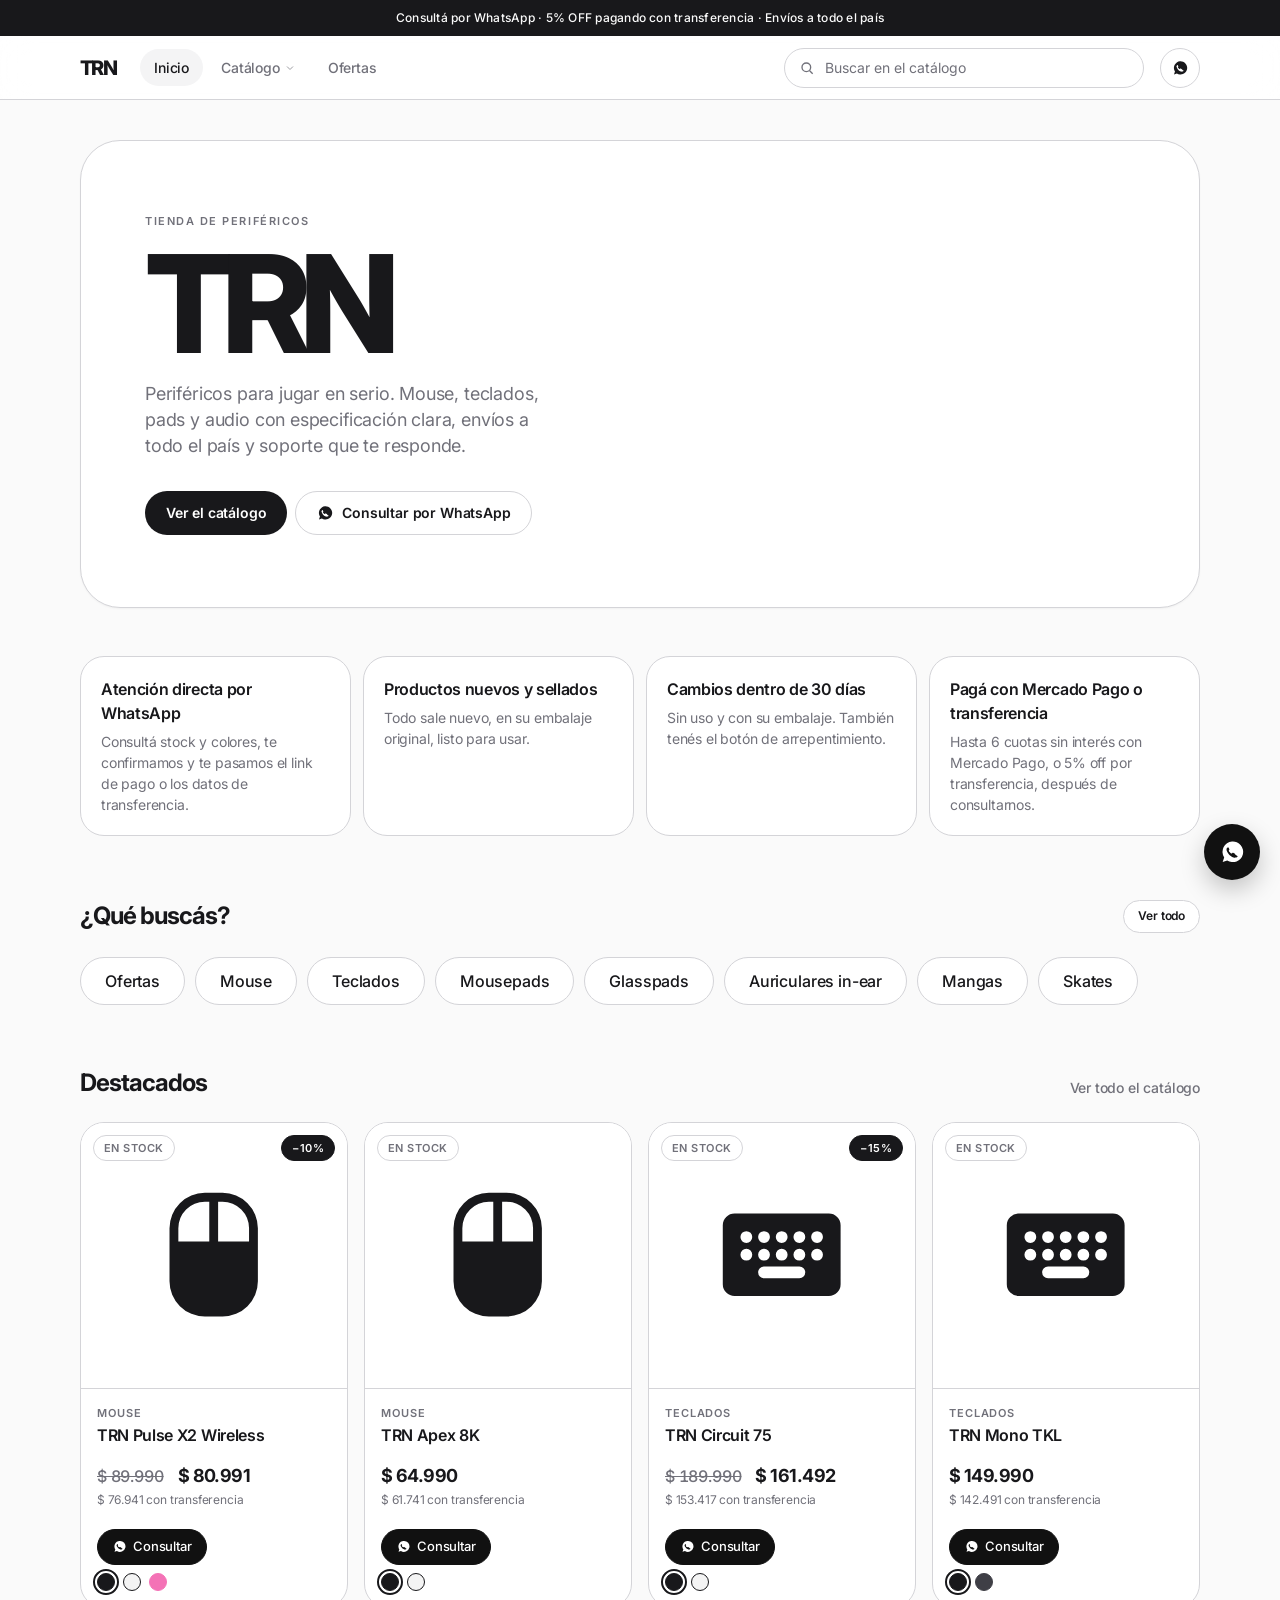
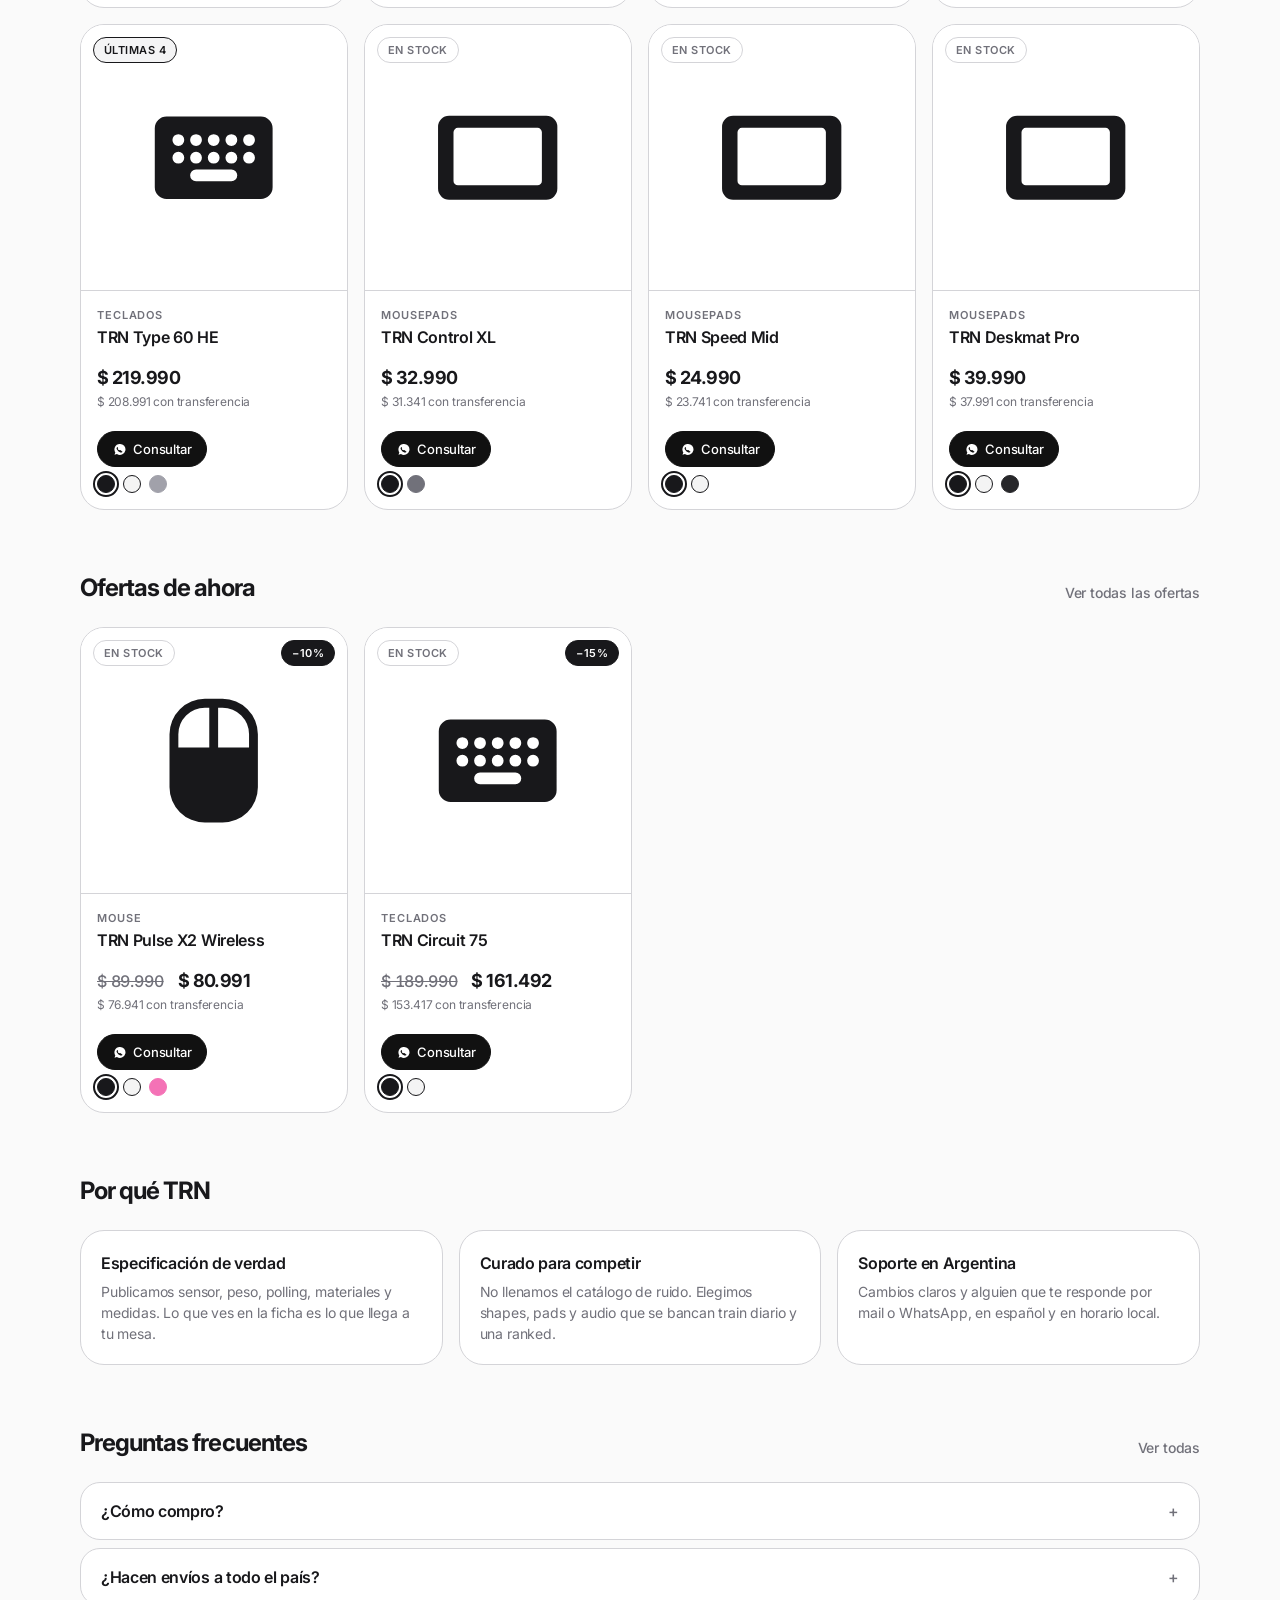
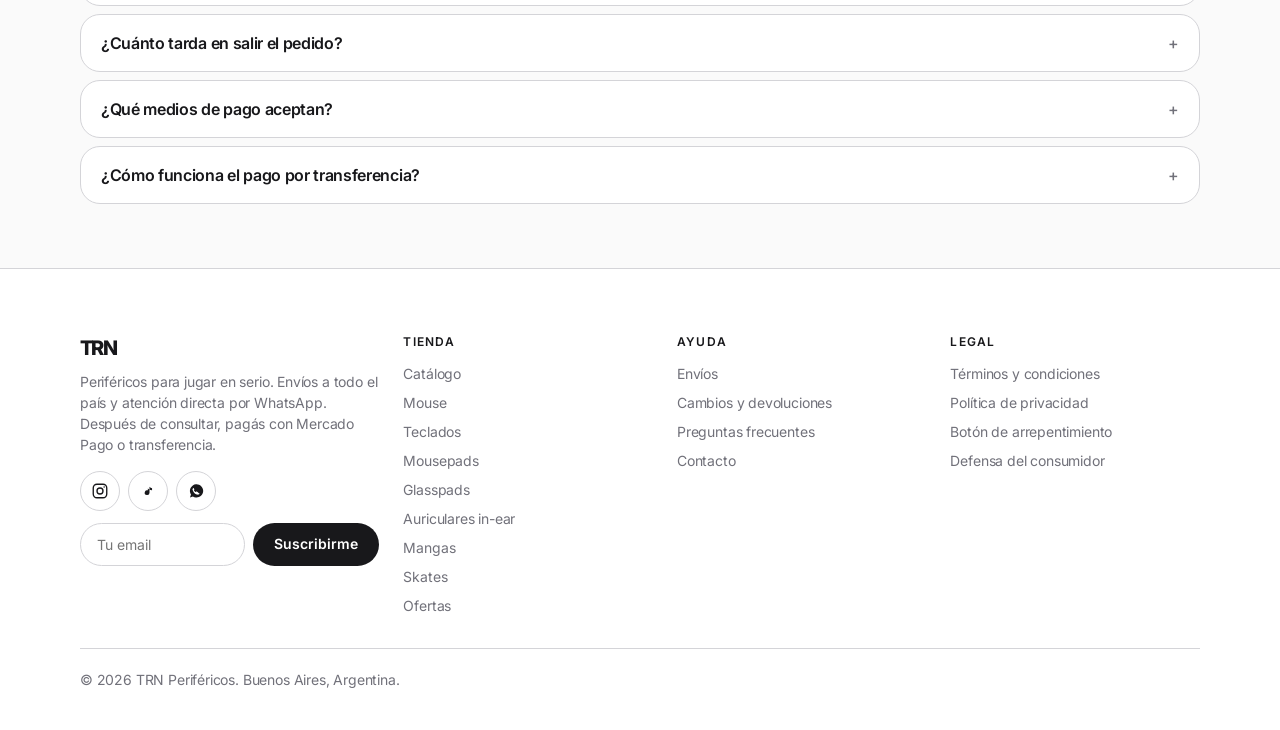
<file: index.html>
<!DOCTYPE html>
<html lang="es-AR" style="color-scheme: light">
  <head>
    <meta charset="UTF-8" />
    <meta name="viewport" content="width=device-width, initial-scale=1" />
    <title>TRN — Periféricos para jugar en serio</title>
    <meta name="description" content="TRN. Mouse, teclados, mousepads, glasspads, in-ears, mangas y skates. Consultá por WhatsApp. Envíos a todo el país. Pagá con Mercado Pago o transferencia, con 5% off." />
    <meta name="theme-color" content="#111111" />
    <meta property="og:type" content="website" />
    <meta property="og:locale" content="es_AR" />
    <meta property="og:title" content="TRN — Periféricos para jugar en serio" />
    <meta property="og:description" content="Catálogo de periféricos TRN. Mouse, teclados, pads y audio. Consultá stock y colores por WhatsApp. Envíos a todo el país." />
    <meta property="og:site_name" content="TRN" />
    <meta name="twitter:card" content="summary" />
    <meta name="twitter:title" content="TRN — Periféricos para jugar en serio" />
    <meta name="twitter:description" content="Catálogo de periféricos TRN. Consultá por WhatsApp. Envíos a todo el país." />
    <link rel="icon" href="./favicon.svg" type="image/svg+xml" />
    <link rel="preconnect" href="https://fonts.googleapis.com" />
    <link rel="preconnect" href="https://fonts.gstatic.com" crossorigin />
    <link href="https://fonts.googleapis.com/css2?family=Inter:wght@400;500;600;700;800&display=swap" rel="stylesheet" />
    <link rel="stylesheet" href="./css/styles.css" />
  </head>
  <body>
    <div class="site-top">
      <div class="announce" data-announce></div>
      <header class="site-header">
        <div class="header-inner">
          <a class="logo" href="#/">TRN</a>
          <nav class="nav-links" aria-label="Principal" data-nav-links></nav>
          <form class="header-search" data-header-search role="search">
            <svg viewBox="0 0 24 24" fill="none" stroke="currentColor" stroke-width="2" aria-hidden="true">
              <circle cx="11" cy="11" r="6.5" />
              <path d="M16 16l4.5 4.5" />
            </svg>
            <input type="search" name="q" placeholder="Buscar en el catálogo" aria-label="Buscar en el catálogo" autocomplete="off" />
          </form>
          <div class="header-actions">
            <button class="icon-btn menu-btn" type="button" data-action="menu" aria-label="Abrir menú" aria-expanded="false">
              <svg viewBox="0 0 24 24" fill="none" stroke="currentColor" stroke-width="2" aria-hidden="true">
                <path d="M4 7h16M4 12h16M4 17h16" />
              </svg>
            </button>
            <a class="icon-btn" data-header-wa href="#" target="_blank" rel="noopener" aria-label="Consultar por WhatsApp">
              <svg viewBox="0 0 24 24" fill="currentColor" aria-hidden="true">
                <path d="M12 3.1A8.8 8.8 0 0 0 5.3 16.7L4 20.5l3.9-1.3A8.8 8.8 0 1 0 12 3.1zm4.9 12.5c-.2.6-1.1 1.1-1.8 1.2-.5.1-1.1.1-1.8-.1-1.5-.5-3.3-1.8-4.5-3.5-1-1.4-1.5-2.8-1.5-3.4 0-.7.4-1.4 1-1.6.2-.1.6-.1.8 0l.6 1.4c.1.3 0 .5-.1.7l-.3.4c-.1.1-.1.3 0 .5.4.7 1.2 1.6 2 2.1.2.1.4.1.5 0l.5-.5c.2-.2.4-.2.7-.1l1.5.8c.2.1.3.3.2.6z"/>
              </svg>
            </a>
          </div>
        </div>
      </header>
    </div>
    <nav class="mobile-nav" data-mobile-nav aria-label="Menú móvil" hidden></nav>

    <main>
      <div class="wrap" id="app"></div>
    </main>

    <footer class="site-footer" data-footer></footer>

    <a class="wa-float" data-wa-float href="#" target="_blank" rel="noopener" aria-label="Consultar por WhatsApp">
      <svg viewBox="0 0 24 24" fill="currentColor" aria-hidden="true">
        <path d="M12 3.1A8.8 8.8 0 0 0 5.3 16.7L4 20.5l3.9-1.3A8.8 8.8 0 1 0 12 3.1zm4.9 12.5c-.2.6-1.1 1.1-1.8 1.2-.5.1-1.1.1-1.8-.1-1.5-.5-3.3-1.8-4.5-3.5-1-1.4-1.5-2.8-1.5-3.4 0-.7.4-1.4 1-1.6.2-.1.6-.1.8 0l.6 1.4c.1.3 0 .5-.1.7l-.3.4c-.1.1-.1.3 0 .5.4.7 1.2 1.6 2 2.1.2.1.4.1.5 0l.5-.5c.2-.2.4-.2.7-.1l1.5.8c.2.1.3.3.2.6z"/>
      </svg>
    </a>

    <div class="sheet-overlay" data-sheet-overlay hidden></div>
    <div class="sheet" data-filter-sheet hidden role="dialog" aria-label="Filtros del catálogo">
      <div class="sheet-head">
        <h2>Filtrar y ordenar</h2>
        <button class="icon-btn" type="button" data-action="filters-close" aria-label="Cerrar filtros">
          <svg viewBox="0 0 24 24" fill="none" stroke="currentColor" stroke-width="2" aria-hidden="true"><path d="M6 6l12 12M18 6L6 18" /></svg>
        </button>
      </div>
      <div class="sheet-body" data-filter-sheet-body></div>
    </div>

    <div class="toast" data-toast role="status"></div>

    <script src="./js/data.js"></script>
    <script src="./js/app.js"></script>
  </body>
</html>
</file>
<file: css/styles.css>
/* TRN — paleta neutra pura (blanco, negro y grises).
   Escala tipográfica y espaciado de 8px. Sin tonos cálidos. */

:root {
  --bg: #fafafa;
  --bg-elev: #ffffff;
  --ink: #18181b;
  --muted: #71717a;
  --line: #d4d4d8;
  --line-strong: #18181b;
  --border: 1.5px solid var(--line);
  --fill: #18181b;
  --fill-ink: #ffffff;
  --soft: #f4f4f5;
  --soft-2: #e4e4e7;
  --shadow: 0 1px 2px rgba(0, 0, 0, 0.04);
  --radius: 24px;
  --radius-sm: 16px;
  --pill: 999px;
  --font: Inter, system-ui, -apple-system, "Segoe UI", Roboto, sans-serif;
  --max: 1120px;
  --header-h: 64px;
  --announce-h: 36px;
  --sticky-top: calc(var(--announce-h) + var(--header-h));
  --space-1: 8px;
  --space-2: 16px;
  --space-3: 24px;
  --space-4: 32px;
  --space-5: 40px;
  --space-6: 48px;
  --space-8: 64px;
  --text-xs: 0.75rem;
  --text-sm: 0.875rem;
  --text-md: 1rem;
  --text-lg: 1.125rem;
  --text-xl: 1.25rem;
  --text-2xl: 1.5rem;
  --text-3xl: 2rem;
  --text-4xl: 2.75rem;
  --text-hero: clamp(4.5rem, 16vw, 8.5rem);
}


*,
*::before,
*::after {
  box-sizing: border-box;
}

html,
body {
  margin: 0;
  padding: 0;
  min-height: 100%;
}

html {
  scroll-behavior: smooth;
  color-scheme: light;
}

body {
  font-family: var(--font);
  background: var(--bg);
  color: var(--ink);
  font-size: var(--text-md);
  line-height: 1.5;
  letter-spacing: -0.011em;
  -webkit-font-smoothing: antialiased;
}

img,
svg {
  display: block;
  max-width: 100%;
}

button,
input,
select,
textarea {
  font: inherit;
  color: inherit;
}

button {
  cursor: pointer;
  border: 0;
  background: none;
}

a {
  color: inherit;
  text-decoration: none;
}

h1,
h2,
h3,
p {
  margin: 0;
}

:focus-visible {
  outline: 2px solid var(--ink);
  outline-offset: 2px;
}

.wrap {
  width: min(100% - 48px, var(--max));
  margin-inline: auto;
}

/* ——— Header ——— */

.site-top {
  position: sticky;
  top: 0;
  z-index: 50;
}

.announce {
  min-height: var(--announce-h);
  display: flex;
  align-items: center;
  justify-content: center;
  padding: 8px 16px;
  background: #18181b;
  color: #fafafa;
  font-size: 12px;
  font-weight: 500;
  letter-spacing: 0.02em;
  text-align: center;
  line-height: 1.35;
}

.announce a {
  color: inherit;
  text-decoration: underline;
  text-underline-offset: 2px;
}

.site-header {
  height: var(--header-h);
  display: flex;
  align-items: center;
  background: color-mix(in srgb, var(--bg-elev) 86%, transparent);
  backdrop-filter: saturate(1.2) blur(16px);
  -webkit-backdrop-filter: saturate(1.2) blur(16px);
  border-bottom: 1px solid var(--line);
}

.header-inner {
  display: flex;
  align-items: center;
  gap: var(--space-2);
  width: min(100% - 48px, var(--max));
  margin-inline: auto;
}

.logo {
  font-weight: 800;
  font-size: 1.25rem;
  letter-spacing: -0.08em;
  line-height: 1;
  flex-shrink: 0;
}

.nav-links {
  display: flex;
  gap: 4px;
  margin-left: 8px;
  flex-shrink: 0;
}

.nav-links a {
  padding: 8px 14px;
  border-radius: var(--pill);
  font-size: var(--text-sm);
  font-weight: 500;
  color: var(--muted);
  transition: background 0.15s ease, color 0.15s ease;
}

.nav-links a:hover,
.nav-links a.is-active {
  background: var(--soft);
  color: var(--ink);
}

.header-search {
  display: flex;
  align-items: center;
  gap: 8px;
  flex: 1;
  max-width: 360px;
  margin-left: auto;
  height: 40px;
  padding: 0 14px;
  border: var(--border);
  border-radius: var(--pill);
  background: var(--bg-elev);
  transition: border-color 0.15s ease;
}

.header-search:focus-within {
  border-color: var(--ink);
}

.header-search svg {
  width: 16px;
  height: 16px;
  color: var(--muted);
  flex-shrink: 0;
}

.header-search input {
  flex: 1;
  border: 0;
  background: transparent;
  outline: none;
  min-width: 0;
  font-size: var(--text-sm);
}

.header-search input::placeholder {
  color: var(--muted);
}

.header-actions {
  display: flex;
  align-items: center;
  gap: 8px;
  flex-shrink: 0;
}

.icon-btn {
  width: 40px;
  height: 40px;
  border-radius: var(--pill);
  border: var(--border);
  display: grid;
  place-items: center;
  background: var(--bg-elev);
  transition: border-color 0.15s ease, background 0.15s ease;
  position: relative;
}

.icon-btn:hover {
  border-color: var(--ink);
  background: var(--soft);
}

.icon-btn:active {
  transform: scale(0.97);
}

.icon-btn svg {
  width: 18px;
  height: 18px;
}

.cart-count {
  position: absolute;
  top: -5px;
  right: -5px;
  min-width: 18px;
  height: 18px;
  padding: 0 5px;
  border-radius: var(--pill);
  background: var(--fill);
  color: var(--fill-ink);
  font-size: 11px;
  font-weight: 700;
  display: grid;
  place-items: center;
  line-height: 1;
}

.cart-count:empty,
.cart-count[data-count="0"] {
  display: none;
}

main {
  min-height: calc(100vh - var(--sticky-top) - 200px);
  padding: var(--space-5) 0 var(--space-8);
}

.site-footer {
  border-top: 1px solid var(--line);
  padding: var(--space-5) 0 var(--space-6);
  color: var(--muted);
  font-size: var(--text-sm);
}

.footer-inner {
  display: flex;
  flex-wrap: wrap;
  gap: var(--space-2) var(--space-4);
  justify-content: space-between;
  align-items: center;
}

.footer-brand {
  font-weight: 800;
  letter-spacing: -0.06em;
  color: var(--ink);
}

.footer-inner a:hover {
  color: var(--ink);
  text-decoration: underline;
  text-underline-offset: 3px;
}

/* ——— Buttons & pills ——— */

.btn {
  display: inline-flex;
  align-items: center;
  justify-content: center;
  gap: 8px;
  padding: 12px 20px;
  border-radius: var(--pill);
  font-weight: 600;
  font-size: var(--text-sm);
  border: 1px solid transparent;
  line-height: 1.2;
  transition: background 0.15s ease, color 0.15s ease, border-color 0.15s ease, opacity 0.15s ease;
  white-space: nowrap;
}

.btn:active:not(:disabled) {
  transform: scale(0.98);
}

.btn:disabled {
  opacity: 0.4;
  cursor: not-allowed;
}

.btn-solid {
  background: var(--fill);
  color: var(--fill-ink);
}

.btn-solid:hover:not(:disabled) {
  background: color-mix(in srgb, var(--fill) 86%, var(--bg-elev));
}

.btn-ghost {
  background: var(--bg-elev);
  border-color: var(--line);
}

.btn-ghost:hover:not(:disabled) {
  border-color: var(--ink);
}

.btn-soft {
  background: var(--soft);
}

.btn-soft:hover:not(:disabled) {
  background: var(--soft-2);
}

.btn-block {
  width: 100%;
}

.btn-sm {
  padding: 8px 14px;
  font-size: var(--text-xs);
}

.pill-row {
  display: flex;
  flex-wrap: wrap;
  gap: 8px;
}

.pill {
  display: inline-flex;
  align-items: center;
  gap: 6px;
  padding: 8px 16px;
  border-radius: var(--pill);
  border: var(--border);
  background: var(--bg-elev);
  font-size: var(--text-sm);
  font-weight: 500;
  transition: background 0.15s ease, border-color 0.15s ease, color 0.15s ease;
}

.pill:hover {
  border-color: var(--ink);
}

.pill.is-active {
  background: var(--fill);
  color: var(--fill-ink);
  border-color: var(--fill);
}

.badge {
  display: inline-flex;
  align-items: center;
  padding: 4px 10px;
  border-radius: var(--pill);
  font-size: 11px;
  font-weight: 600;
  letter-spacing: 0.04em;
  text-transform: uppercase;
  background: var(--bg-elev);
  border: var(--border);
  color: var(--ink);
}

.badge-out {
  background: var(--ink);
  color: var(--bg-elev);
  border-color: var(--ink);
}

.badge-ok {
  background: var(--bg-elev);
  color: var(--muted);
}

.badge-warn {
  background: var(--soft);
  border-color: var(--ink);
  color: var(--ink);
}

.badge-sale {
  background: var(--ink);
  color: var(--bg-elev);
  border-color: var(--ink);
}

.price-old {
  text-decoration: line-through;
  color: var(--muted);
  font-weight: 500;
  margin-right: 8px;
  font-variant-numeric: tabular-nums;
}

.card-price .amounts {
  display: flex;
  flex-wrap: wrap;
  align-items: baseline;
  gap: 6px;
}


/* ——— Home / hero ——— */

.hero {
  background: #ffffff;
  color: var(--ink);
  border: var(--border);
  border-radius: 40px;
  box-shadow: 0 1px 2px rgba(0, 0, 0, 0.04);
  padding: 72px 64px;
}


.eyebrow {
  font-size: 11px;
  font-weight: 600;
  letter-spacing: 0.14em;
  text-transform: uppercase;
  color: var(--muted);
  margin-bottom: 16px;
}

.hero h1 {
  font-size: var(--text-hero);
  letter-spacing: -0.08em;
  line-height: 0.85;
  font-weight: 800;
}

.hero p.lead {
  margin-top: 20px;
  max-width: 38ch;
  font-size: var(--text-lg);
  color: var(--muted);
  line-height: 1.45;
}

.hero-actions {
  margin-top: 32px;
  display: flex;
  flex-wrap: wrap;
  gap: 8px;
}

.icon-line {
  stroke: var(--soft);
  fill: none;
}

.section-head {
  display: flex;
  align-items: end;
  justify-content: space-between;
  gap: var(--space-2);
  margin: var(--space-8) 0 var(--space-3);
}

.section-head h2 {
  font-size: var(--text-2xl);
  letter-spacing: -0.04em;
  font-weight: 700;
  line-height: 1.2;
}

.section-head a {
  font-weight: 500;
  font-size: var(--text-sm);
  color: var(--muted);
}

.section-head a:hover {
  color: var(--ink);
  text-decoration: underline;
  text-underline-offset: 3px;
}

.trust {
  display: grid;
  grid-template-columns: repeat(3, 1fr);
  gap: 16px;
}

.trust article {
  background: var(--bg-elev);
  border: var(--border);
  border-radius: var(--radius);
  padding: var(--space-3);
}

.trust h3 {
  font-size: var(--text-md);
  letter-spacing: -0.02em;
  font-weight: 600;
  margin-bottom: 8px;
}

.trust p {
  color: var(--muted);
  font-size: var(--text-sm);
}

/* ——— Cards / grid ——— */

.product-grid {
  display: grid;
  grid-template-columns: repeat(auto-fill, minmax(240px, 1fr));
  gap: 16px;
}

.card {
  background: var(--bg-elev);
  border: var(--border);
  border-radius: var(--radius);
  overflow: hidden;
  display: flex;
  flex-direction: column;
  position: relative;
  transition: border-color 0.15s ease;
}

.card:hover,
.card:focus-within {
  border-color: var(--ink);
}

.card-link {
  display: flex;
  flex-direction: column;
  flex: 1;
  color: inherit;
  min-width: 0;
}

.card-media {
  aspect-ratio: 1 / 1;
  background: #ffffff;
  display: grid;
  place-items: center;
  padding: 32px;
  position: relative;
  border-bottom: var(--border);
}

.card-media svg {
  width: min(70%, 160px);
  height: auto;
  color: var(--ink);
}

.card-media .badge {
  position: absolute;
  top: 12px;
  left: 12px;
}

.card-media .badge-sale {
  left: auto;
  right: 12px;
  width: auto;
}


.card-add {
  position: absolute;
  right: 12px;
  bottom: 12px;
  z-index: 2;
  padding: 8px 14px;
  border-radius: var(--pill);
  background: var(--fill);
  color: var(--fill-ink);
  font-size: var(--text-xs);
  font-weight: 600;
  opacity: 0;
  transform: translateY(4px);
  pointer-events: none;
  transition: opacity 0.15s ease, transform 0.15s ease;
}

.card:hover .card-add,
.card:focus-within .card-add {
  opacity: 1;
  transform: none;
  pointer-events: auto;
}

.card.is-out .card-add {
  display: none;
}

.card-body {
  padding: 16px 16px 20px;
  display: flex;
  flex-direction: column;
  gap: 4px;
  flex: 1;
}

.card-cat {
  font-size: 11px;
  text-transform: uppercase;
  letter-spacing: 0.08em;
  color: var(--muted);
  font-weight: 600;
}

.card-body h3 {
  font-size: var(--text-md);
  letter-spacing: -0.02em;
  font-weight: 600;
  line-height: 1.3;
}

.card-price {
  margin-top: 12px;
  display: flex;
  flex-direction: column;
  gap: 2px;
}

.card-price .amount {
  font-weight: 700;
  font-size: var(--text-lg);
  letter-spacing: -0.03em;
}

.card-price .alt {
  font-size: var(--text-xs);
  color: var(--muted);
}

.card.is-out {
  opacity: 0.55;
}

/* ——— Catalog toolbar ——— */

.page-kicker {
  font-size: 11px;
  font-weight: 600;
  letter-spacing: 0.14em;
  text-transform: uppercase;
  color: var(--muted);
  margin: 0 0 8px;
}

.toolbar {
  display: flex;
  flex-wrap: wrap;
  gap: 12px;
  align-items: center;
  margin: 16px 0 8px;
}

.search,
.select,
.field input,
.field textarea,
.field select {
  border: var(--border);
  background: var(--bg-elev);
  border-radius: var(--pill);
  padding: 10px 16px;
  outline: none;
  transition: border-color 0.15s ease;
}

.search:focus,
.select:focus,
.field input:focus,
.field textarea:focus,
.field select:focus {
  border-color: var(--ink);
}

.search {
  flex: 1;
  min-width: 200px;
}

.select {
  appearance: none;
  padding-right: 36px;
  background-image: url("data:image/svg+xml;utf8,<svg xmlns='http://www.w3.org/2000/svg' width='16' height='16' viewBox='0 0 24 24' fill='none' stroke='%2371717a' stroke-width='2'><path d='M6 9l6 6 6-6'/></svg>");
  background-repeat: no-repeat;
  background-position: right 12px center;
}

.results-meta {
  color: var(--muted);
  font-size: var(--text-sm);
  margin: 8px 0 16px;
}

.empty {
  padding: var(--space-8) var(--space-3);
  text-align: center;
  color: var(--muted);
  border: 1.5px dashed var(--line);
  border-radius: var(--radius);
  background: var(--bg-elev);
}

.empty h2 {
  color: var(--ink);
  font-size: var(--text-xl);
  letter-spacing: -0.03em;
  margin-bottom: 8px;
}

/* ——— Product detail ——— */

.product-view {
  display: grid;
  grid-template-columns: 1fr 1fr;
  gap: var(--space-5);
  align-items: start;
}

.product-art {
  background: #ffffff;
  border: var(--border);
  border-radius: 32px;
  aspect-ratio: 1;
  display: grid;
  place-items: center;
  padding: 56px;
}

.product-art svg,
.product-art img {
  width: 68%;
  height: auto;
  color: var(--ink);
  border-radius: 16px;
}

.product-info h1 {
  font-size: clamp(1.75rem, 3vw, 2.5rem);
  letter-spacing: -0.05em;
  font-weight: 800;
  margin: 8px 0 12px;
  line-height: 1.1;
}

.product-info .price {
  font-size: var(--text-3xl);
  font-weight: 700;
  letter-spacing: -0.04em;
  line-height: 1;
}

.product-info .price-alt {
  margin-top: 8px;
  color: var(--muted);
  font-size: var(--text-sm);
}

.product-info .desc {
  margin: 20px 0 8px;
  color: var(--muted);
  max-width: 44ch;
}

.option-label {
  font-size: 11px;
  font-weight: 600;
  text-transform: uppercase;
  letter-spacing: 0.08em;
  color: var(--muted);
  margin: 24px 0 8px;
}

.qty {
  display: inline-flex;
  align-items: center;
  border: var(--border);
  border-radius: var(--pill);
  overflow: hidden;
  background: var(--bg-elev);
}

.qty button {
  width: 40px;
  height: 40px;
  font-size: 1.1rem;
}

.qty button:hover {
  background: var(--soft);
}

.qty span {
  min-width: 32px;
  text-align: center;
  font-weight: 600;
  font-variant-numeric: tabular-nums;
}

.back-link {
  display: inline-flex;
  align-items: center;
  gap: 6px;
  color: var(--muted);
  font-weight: 500;
  font-size: var(--text-sm);
  margin-bottom: 24px;
}

.back-link:hover {
  color: var(--ink);
}

/* ——— Cart drawer ——— */

.overlay {
  position: fixed;
  inset: 0;
  background: rgba(0, 0, 0, 0.4);
  opacity: 0;
  pointer-events: none;
  transition: opacity 0.25s ease;
  z-index: 60;
}

.overlay.is-open {
  opacity: 1;
  pointer-events: auto;
}

.drawer {
  position: fixed;
  top: 0;
  right: 0;
  height: 100%;
  width: min(420px, 100%);
  background: var(--bg-elev);
  z-index: 70;
  transform: translateX(100%);
  transition: transform 0.3s ease;
  display: flex;
  flex-direction: column;
  border-left: 1px solid var(--line);
}

.drawer.is-open {
  transform: none;
}

.drawer-head,
.drawer-foot {
  padding: 20px 24px;
  display: flex;
  align-items: center;
  justify-content: space-between;
  gap: 12px;
}

.drawer-head {
  border-bottom: 1px solid var(--line);
}

.drawer-head h2 {
  font-size: var(--text-lg);
  letter-spacing: -0.03em;
  font-weight: 700;
}

.drawer-sub {
  color: var(--muted);
  font-size: var(--text-xs);
  margin-top: 2px;
}

.drawer-body {
  flex: 1;
  overflow: auto;
  padding: 8px 24px 24px;
}

.drawer-foot {
  border-top: 1px solid var(--line);
  flex-direction: column;
  align-items: stretch;
  background: var(--bg-elev);
}

.cart-line {
  display: grid;
  grid-template-columns: 72px 1fr auto;
  gap: 12px;
  padding: 16px 0;
  border-bottom: 1px solid var(--line);
  align-items: start;
}

.cart-thumb {
  width: 72px;
  height: 72px;
  border-radius: 16px;
  background: #ffffff;
  border: var(--border);
  display: grid;
  place-items: center;
  padding: 10px;
  overflow: hidden;
}

.cart-thumb svg,
.cart-thumb img {
  width: 100%;
  height: auto;
  color: var(--ink);
}

.cart-line h3 {
  font-size: var(--text-sm);
  letter-spacing: -0.02em;
  font-weight: 600;
}

.cart-line p {
  color: var(--muted);
  font-size: var(--text-xs);
  margin-top: 2px;
}

.cart-line .line-price {
  font-weight: 600;
  font-size: var(--text-sm);
  text-align: right;
  font-variant-numeric: tabular-nums;
}

.remove-line {
  color: var(--muted);
  font-size: var(--text-xs);
  margin-top: 8px;
}

.remove-line:hover {
  color: var(--ink);
  text-decoration: underline;
  text-underline-offset: 2px;
}

.totals {
  display: flex;
  justify-content: space-between;
  font-weight: 600;
  margin-bottom: 8px;
  font-variant-numeric: tabular-nums;
}

.totals.muted {
  font-weight: 400;
  color: var(--muted);
  font-size: var(--text-sm);
}

.totals.total {
  font-size: var(--text-lg);
  padding-top: 8px;
  border-top: 1px solid var(--line);
  margin-top: 4px;
}

/* ——— Checkout ——— */

.steps {
  display: flex;
  flex-wrap: wrap;
  gap: 8px;
  margin: 0 0 32px;
  padding: 0;
  list-style: none;
}

.steps li {
  display: inline-flex;
  align-items: center;
  gap: 8px;
  padding: 6px 14px;
  border-radius: var(--pill);
  border: var(--border);
  background: var(--bg-elev);
  font-size: var(--text-xs);
  font-weight: 600;
  color: var(--muted);
}

.steps li.is-current {
  background: var(--fill);
  color: var(--fill-ink);
  border-color: var(--fill);
}

.steps li.is-done {
  color: var(--ink);
  border-color: var(--ink);
}

.checkout {
  display: grid;
  grid-template-columns: 1.15fr 0.85fr;
  gap: 24px;
  align-items: start;
}

.panel {
  background: var(--bg-elev);
  border: var(--border);
  border-radius: var(--radius);
  padding: 24px;
}

.panel h2 {
  font-size: var(--text-lg);
  letter-spacing: -0.03em;
  font-weight: 700;
  margin-bottom: 20px;
}

.form-grid {
  display: grid;
  grid-template-columns: 1fr 1fr;
  gap: 16px;
}

.field {
  display: flex;
  flex-direction: column;
  gap: 6px;
}

.field.span-2 {
  grid-column: span 2;
}

.field label,
.field > span {
  font-size: 12px;
  font-weight: 600;
  color: var(--muted);
}

.field textarea {
  border-radius: 16px;
  min-height: 96px;
  resize: vertical;
}

.pay-options {
  display: grid;
  gap: 8px;
}

.pay-card {
  border: var(--border);
  border-radius: 20px;
  padding: 16px 18px;
  text-align: left;
  background: var(--bg-elev);
  display: grid;
  gap: 4px;
  transition: border-color 0.15s ease, background 0.15s ease;
}

.pay-card strong {
  font-size: var(--text-md);
}

.pay-card span {
  color: var(--muted);
  font-size: var(--text-sm);
}

.pay-card:hover {
  border-color: var(--ink);
}

.pay-card.is-active {
  border-color: var(--ink);
  background: var(--soft);
  box-shadow: inset 0 0 0 1px var(--ink);
}

.transfer-box {
  margin-top: 16px;
  padding: 16px;
  border-radius: 16px;
  background: var(--soft);
  border: var(--border);
  display: grid;
  gap: 8px;
  font-size: var(--text-sm);
}

.transfer-box div {
  display: flex;
  justify-content: space-between;
  gap: 12px;
  flex-wrap: wrap;
}

.transfer-box .k {
  color: var(--muted);
}

.transfer-box .v {
  font-weight: 600;
  font-variant-numeric: tabular-nums;
}

.note {
  margin-top: 10px;
  font-size: var(--text-sm);
  color: var(--muted);
}

.confirm {
  text-align: center;
  padding: var(--space-6) var(--space-3);
  max-width: 560px;
  margin: 0 auto;
  background: var(--bg-elev);
  border: var(--border);
  border-radius: 32px;
}

.confirm h1 {
  font-size: var(--text-3xl);
  letter-spacing: -0.05em;
  margin: 8px 0 12px;
}

.mp-overlay {
  position: fixed;
  inset: 0;
  background: var(--bg);
  z-index: 90;
  display: grid;
  place-items: center;
  text-align: center;
  padding: 32px;
}

.spinner {
  width: 40px;
  height: 40px;
  border-radius: 50%;
  border: 2px solid var(--line);
  border-top-color: var(--ink);
  animation: spin 0.8s linear infinite;
  margin: 0 auto 18px;
}

@keyframes spin {
  to {
    transform: rotate(360deg);
  }
}

/* ——— Admin ——— */

.admin-gate,
.admin {
  max-width: 1080px;
  margin: 0 auto;
}

.admin-gate {
  max-width: 400px;
  background: var(--bg-elev);
  border: var(--border);
  border-radius: 24px;
  padding: 32px;
  margin-top: 40px;
}

.tabs {
  display: flex;
  gap: 8px;
  margin: 8px 0 20px;
}

.table-wrap {
  overflow-x: auto;
  border: var(--border);
  border-radius: var(--radius);
  background: var(--bg-elev);
}

table {
  width: 100%;
  border-collapse: collapse;
  font-size: var(--text-sm);
}

th,
td {
  text-align: left;
  padding: 12px 16px;
  border-bottom: 1px solid var(--line);
  vertical-align: middle;
}

th {
  font-size: 11px;
  text-transform: uppercase;
  letter-spacing: 0.06em;
  color: var(--muted);
  font-weight: 600;
  background: var(--soft);
}

tr:last-child td {
  border-bottom: 0;
}

tr:hover td {
  background: color-mix(in srgb, var(--soft) 70%, var(--bg-elev));
}

.stock-edit,
.price-edit {
  display: inline-flex;
  align-items: center;
  gap: 4px;
}

.stock-edit button {
  width: 28px;
  height: 28px;
  border-radius: var(--pill);
  border: var(--border);
  background: var(--bg-elev);
}

.stock-edit button:hover {
  border-color: var(--ink);
}

.stock-edit strong {
  min-width: 24px;
  text-align: center;
  font-variant-numeric: tabular-nums;
}

.price-edit input {
  width: 112px;
  border-radius: var(--pill);
  border: var(--border);
  padding: 6px 12px;
  background: var(--bg);
  font-variant-numeric: tabular-nums;
}

.admin-actions {
  display: flex;
  flex-wrap: wrap;
  gap: 8px;
  margin-bottom: 16px;
  align-items: center;
}

.admin-actions .search {
  margin-left: auto;
  min-width: 200px;
  flex: 0 1 260px;
}

.form-modal {
  position: fixed;
  inset: 0;
  z-index: 80;
  display: grid;
  place-items: center;
  padding: 20px;
}

.form-modal .overlay {
  z-index: 0;
}

.form-modal .panel {
  width: min(560px, 100%);
  max-height: 90vh;
  overflow: auto;
  position: relative;
  z-index: 1;
}

.preview-img {
  width: 96px;
  height: 96px;
  border-radius: 16px;
  background: #ffffff;
  border: var(--border);
  object-fit: cover;
  display: block;
  margin-top: 8px;
}

/* Toast */

.toast {
  position: fixed;
  bottom: 24px;
  left: 50%;
  transform: translateX(-50%) translateY(16px);
  background: var(--fill);
  color: var(--fill-ink);
  padding: 12px 18px;
  border-radius: var(--pill);
  font-weight: 500;
  font-size: var(--text-sm);
  opacity: 0;
  pointer-events: none;
  transition: 0.25s ease;
  z-index: 100;
  max-width: min(90vw, 420px);
  text-align: center;
}

.toast.is-on {
  opacity: 1;
  transform: translateX(-50%);
}

.menu-btn {
  display: none;
}

.mobile-nav {
  display: none;
}


/* ——— Category carousel ——— */

.cat-head {
  display: flex;
  align-items: center;
  gap: 16px;
  margin: var(--space-8) 0 var(--space-3);
}

.cat-head h2 {
  flex: 1;
  font-size: var(--text-2xl);
  letter-spacing: -0.04em;
  font-weight: 700;
  line-height: 1.2;
}

.cat-controls {
  display: flex;
  align-items: center;
  gap: 8px;
  flex-shrink: 0;
}

.cat-track {
  display: grid;
  grid-auto-flow: column;
  grid-auto-columns: minmax(230px, 250px);
  gap: 16px;
  overflow-x: auto;
  scroll-snap-type: x mandatory;
  scroll-padding-inline: 0;
  scrollbar-width: none;
  -ms-overflow-style: none;
  padding: 4px 2px 16px;
}

.cat-track::-webkit-scrollbar {
  display: none;
}

.cat-card {
  scroll-snap-align: start;
  border: var(--border);
  border-radius: 16px;
  overflow: hidden;
  background: #ffffff;
  display: flex;
  flex-direction: column;
  justify-content: space-between;
  min-height: 216px;
  padding: 24px 22px 20px;
  transition: transform 0.2s ease, border-color 0.2s ease;
}

.cat-card:hover,
.cat-card:focus-visible {
  transform: translateY(-4px);
  border-color: var(--ink);
}

.cat-card-art {
  background: #f4f4f5;
  aspect-ratio: 1 / 0.86;
  display: grid;
  place-items: center;
  padding: 28px 24px 20px;
}

.cat-card-art svg,
.card-media svg,
.product-art svg,
.cart-thumb svg {
  color: var(--ink);
}

.cat-card-art svg {
  width: min(78%, 140px);
  height: auto;
  color: #09090b;
}

.icon-cut {
  fill: #ffffff;
}
.cat-card-art .icon-cut { fill: #f4f4f5; }
.mega-icon .icon-cut { fill: #ffffff; }
.pill-icon .icon-cut { fill: #ffffff; }
.pill.is-active .icon-cut { fill: var(--fill-ink); }

.pill-icon .icon-cut {
  fill: var(--bg-elev);
}

.pill.is-active .icon-cut {
  fill: var(--fill);
}

.cat-card-body {
  padding: 0;
  background: transparent;
}

.cat-card-body h3 {
  font-size: 1.35rem;
  font-weight: 800;
  letter-spacing: -0.04em;
  line-height: 1.2;
  hyphens: none;
  overflow-wrap: break-word;
}

.cat-card-body p {
  margin-top: 4px;
  color: var(--muted);
  font-size: var(--text-sm);
  line-height: 1.35;
}

.pill .pill-icon {
  width: 16px;
  height: 16px;
  display: inline-flex;
  flex-shrink: 0;
}

.pill .pill-icon svg {
  width: 16px;
  height: 16px;
  stroke-width: 9;
}

.icon-btn:disabled {
  opacity: 0.35;
  cursor: not-allowed;
  transform: none;
}

@media (max-width: 900px) {
  .product-view,
  .checkout,
  .trust,
  .form-grid {
    grid-template-columns: 1fr;
  }

  .hero {
    padding: 48px 28px;
    border-radius: 32px;
  }

  .field.span-2 {
    grid-column: auto;
  }
}

@media (max-width: 860px) {
  .nav-links,
  .header-search {
    display: none;
  }

  .menu-btn {
    display: grid;
  }

  .header-actions {
    margin-left: auto;
  }

  .mobile-nav.is-open {
    display: flex;
    flex-direction: column;
    gap: 8px;
    padding: 12px 24px 16px;
    border-bottom: 1px solid var(--line);
    background: var(--bg-elev);
  }

  .mobile-nav a,
  .mobile-nav .header-search {
    display: flex;
  }

  .mobile-nav a {
    padding: 10px 14px;
    border-radius: var(--pill);
    font-weight: 500;
  }

  .mobile-nav a.is-active {
    background: var(--soft);
  }

  .mobile-nav .header-search {
    max-width: none;
    margin: 4px 0 8px;
  }

  .admin-actions .search {
    margin-left: 0;
    flex: 1 1 100%;
  }

  .card-add {
    opacity: 1;
    transform: none;
    pointer-events: auto;
  }
}

@media (max-width: 520px) {
  .wrap,
  .header-inner {
    width: min(100% - 32px, var(--max));
  }

  main {
    padding-top: 24px;
  }

  .hero {
    padding: 40px 24px;
    border-radius: 28px;
  }

  .product-art,
  .confirm {
    border-radius: 24px;
  }

  .product-art {
    padding: 32px;
  }
}

.sr-only {
  position: absolute;
  width: 1px;
  height: 1px;
  overflow: hidden;
  clip: rect(0 0 0 0);
}

/* Color swatches, gallery, variant form, bulk discount */
.swatch {
  width: 18px;
  height: 18px;
  border-radius: var(--pill);
  padding: 0;
  flex-shrink: 0;
  display: inline-block;
}
.swatch-sm {
  width: 14px;
  height: 14px;
}
.swatch.is-active {
  outline: 2px solid var(--ink);
  outline-offset: 2px;
}
.color-dots {
  display: flex;
  gap: 8px;
  padding: 0 16px 16px;
  margin-top: -8px;
}
.gallery {
  display: flex;
  gap: 8px;
  margin-top: 12px;
  flex-wrap: wrap;
}
.gallery-thumb {
  width: 64px;
  height: 64px;
  border-radius: 12px;
  overflow: hidden;
  border: var(--border);
  padding: 0;
  background: #ffffff;
}
.gallery-thumb.is-active {
  border-color: var(--ink);
}
.gallery-thumb img {
  width: 100%;
  height: 100%;
  object-fit: cover;
}
.variant-rows {
  margin: 8px 0 12px;
}
.variant-row {
  display: grid;
  grid-template-columns: auto 1fr 100px auto;
  gap: 12px;
  align-items: start;
  padding: 16px 0;
  border-bottom: var(--border);
}
.thumbs {
  display: flex;
  gap: 8px;
  flex-wrap: wrap;
  margin-top: 8px;
}
.thumb-wrap {
  position: relative;
}
.thumb-del {
  position: absolute;
  top: -6px;
  right: -6px;
  width: 20px;
  height: 20px;
  border-radius: var(--pill);
  background: var(--fill);
  color: var(--fill-ink);
  font-size: 12px;
  line-height: 1;
}
.bulk-row {
  display: flex;
  flex-wrap: wrap;
  gap: 8px;
  align-items: center;
  margin-bottom: 16px;
  font-size: var(--text-sm);
  color: var(--muted);
}
.bulk-row select,
.bulk-row input[type="number"],
.bulk-row input[type="date"] {
  border: var(--border);
  border-radius: var(--pill);
  padding: 8px 12px;
  background: var(--bg-elev);
  color: var(--ink);
}
.product-form-panel {
  width: min(680px, 100%) !important;
}
.product-info .price {
  display: flex;
  align-items: center;
  gap: 10px;
  flex-wrap: wrap;
}
@media (max-width: 700px) {
  .variant-row {
    grid-template-columns: auto 1fr;
  }
}

.sr-only {
  position: absolute;
  width: 1px;
  height: 1px;
  padding: 0;
  margin: -1px;
  overflow: hidden;
  clip: rect(0,0,0,0);
  border: 0;
}
.file-pill {
  display: inline-flex;
  align-items: center;
  justify-content: center;
  min-height: 40px;
  padding: 0 16px;
  border: var(--border);
  border-radius: 999px;
  background: var(--soft);
  font-size: 13px;
  font-weight: 600;
  cursor: pointer;
  width: fit-content;
}
.file-pill:hover { background: var(--soft-2); }
.variant-row .thumbs { margin-top: 8px; }

/* ——— Chrome: nav mega, footer, trust, pages ——— */

.nav-links {
  align-items: center;
}

.nav-item {
  position: relative;
}

.nav-item > a,
.nav-links > a {
  display: inline-flex;
  align-items: center;
  gap: 4px;
}

.nav-caret {
  width: 12px;
  height: 12px;
  opacity: 0.7;
}

.mega {
  display: none;
  position: absolute;
  top: calc(100% + 8px);
  left: 0;
  width: min(640px, 70vw);
  padding: 12px;
  background: #ffffff;
  border: var(--border);
  border-radius: 20px;
  box-shadow: 0 12px 40px rgba(0, 0, 0, 0.08);
  grid-template-columns: repeat(2, 1fr);
  gap: 4px;
  z-index: 60;
}

.nav-item:hover .mega,
.nav-item:focus-within .mega {
  display: grid;
}

.mega a {
  display: flex;
  align-items: center;
  gap: 10px;
  padding: 10px 12px;
  border-radius: 14px;
  color: var(--ink);
  font-weight: 600;
}

.mega a:hover,
.mega a:focus-visible {
  background: var(--soft);
}

.mega-icon {
  width: 32px;
  height: 32px;
  flex-shrink: 0;
  color: var(--ink);
}

.mega-icon svg {
  width: 100%;
  height: 100%;
}

.mega a small {
  display: block;
  font-weight: 500;
  font-size: 12px;
  color: var(--muted);
  margin-top: 1px;
}

.site-footer {
  border-top: 1.5px solid var(--line);
  padding: var(--space-8) 0 var(--space-5);
  color: var(--muted);
  font-size: var(--text-sm);
  background: #ffffff;
}

.footer-grid {
  display: grid;
  grid-template-columns: 1.2fr repeat(3, 1fr);
  gap: 32px 24px;
}

.footer-brand {
  font-weight: 800;
  font-size: 1.25rem;
  letter-spacing: -0.08em;
  color: var(--ink);
  margin-bottom: 8px;
}

.footer-grid h3 {
  color: var(--ink);
  font-size: 12px;
  letter-spacing: 0.1em;
  text-transform: uppercase;
  margin-bottom: 12px;
  font-weight: 600;
}

.footer-grid ul {
  list-style: none;
  margin: 0;
  padding: 0;
  display: grid;
  gap: 8px;
}

.footer-grid a:hover {
  color: var(--ink);
}

.footer-social {
  display: flex;
  gap: 8px;
  margin-top: 16px;
}

.footer-social a {
  width: 40px;
  height: 40px;
  border-radius: var(--pill);
  border: var(--border);
  display: grid;
  place-items: center;
  color: var(--ink);
  transition: border-color 0.15s ease, background 0.15s ease;
}

.footer-social a:hover {
  border-color: var(--ink);
  background: var(--soft);
}

.footer-social svg {
  width: 18px;
  height: 18px;
}

.footer-legal {
  margin-top: 32px;
  padding-top: 20px;
  border-top: 1px solid var(--line);
  display: flex;
  flex-wrap: wrap;
  gap: 8px 16px;
  justify-content: space-between;
  align-items: center;
}

.footer-legal a {
  color: var(--ink);
}

.newsletter {
  display: flex;
  gap: 8px;
  margin-top: 12px;
  flex-wrap: wrap;
}

.newsletter input {
  flex: 1;
  min-width: 160px;
  border: var(--border);
  border-radius: var(--pill);
  padding: 10px 16px;
  background: #ffffff;
  outline: none;
}

.newsletter input:focus {
  border-color: var(--ink);
}

.trust-bar {
  display: grid;
  grid-template-columns: repeat(4, 1fr);
  gap: 12px;
  margin-top: var(--space-6);
}

.trust-bar article,
.why-grid article,
.trust article {
  background: #ffffff;
  border: var(--border);
  border-radius: var(--radius);
  padding: 20px;
}

.trust-bar h3,
.why-grid h3,
.trust h3 {
  font-size: var(--text-md);
  letter-spacing: -0.02em;
  font-weight: 600;
  margin-bottom: 6px;
}

.trust-bar p,
.why-grid p,
.trust p {
  color: var(--muted);
  font-size: var(--text-sm);
}

.why-grid,
.trust {
  display: grid;
  grid-template-columns: repeat(3, 1fr);
  gap: 16px;
}

.faq-list {
  display: grid;
  gap: 8px;
}

.faq-item {
  border: var(--border);
  border-radius: 20px;
  background: #ffffff;
  overflow: hidden;
}

.faq-item summary {
  list-style: none;
  cursor: pointer;
  padding: 16px 20px;
  font-weight: 600;
  letter-spacing: -0.02em;
  display: flex;
  justify-content: space-between;
  align-items: center;
  gap: 12px;
}

.faq-item summary::-webkit-details-marker { display: none; }

.faq-item summary::after {
  content: "+";
  font-weight: 500;
  color: var(--muted);
}

.faq-item[open] summary::after { content: "–"; }

.faq-item p {
  padding: 0 20px 18px;
  color: var(--muted);
  font-size: var(--text-sm);
  max-width: 68ch;
}

.breadcrumbs {
  display: flex;
  flex-wrap: wrap;
  gap: 6px;
  align-items: center;
  font-size: var(--text-sm);
  color: var(--muted);
  margin-bottom: 20px;
}

.breadcrumbs a:hover { color: var(--ink); }
.breadcrumbs strong { color: var(--ink); font-weight: 500; }

.price-box {
  margin-top: 12px;
  padding: 20px;
  border: var(--border);
  border-radius: 20px;
  background: #ffffff;
}

.price-box .price {
  display: flex;
  align-items: center;
  gap: 10px;
  flex-wrap: wrap;
  font-size: var(--text-3xl);
  font-weight: 700;
  letter-spacing: -0.04em;
}

.price-box .cuotas,
.price-box .price-alt {
  margin-top: 8px;
  color: var(--muted);
  font-size: var(--text-sm);
}

.stock-msg {
  margin-top: 12px;
  font-size: var(--text-sm);
  font-weight: 500;
}

.stock-msg.is-low { color: var(--ink); }
.stock-msg.is-out { color: var(--muted); }

.ship-box {
  margin-top: 24px;
  padding: 16px 18px;
  border: var(--border);
  border-radius: 20px;
  background: #ffffff;
}

.ship-box h3 {
  font-size: var(--text-sm);
  font-weight: 600;
  margin-bottom: 8px;
}

.ship-row {
  display: flex;
  gap: 8px;
  flex-wrap: wrap;
}

.ship-row input {
  width: 140px;
  border: var(--border);
  border-radius: var(--pill);
  padding: 10px 14px;
  outline: none;
  background: #ffffff;
}

.ship-row input:focus { border-color: var(--ink); }

.ship-result {
  margin-top: 10px;
  font-size: var(--text-sm);
  color: var(--muted);
}

.ship-result strong { color: var(--ink); font-weight: 600; }
.ship-result.is-error { color: var(--ink); }

.prod-tabs {
  display: flex;
  gap: 8px;
  flex-wrap: wrap;
  margin: 40px 0 16px;
  border-bottom: var(--border);
  padding-bottom: 0;
}

.prod-tabs button {
  padding: 10px 4px 14px;
  margin-bottom: -1.5px;
  border-bottom: 1.5px solid transparent;
  font-weight: 600;
  font-size: var(--text-sm);
  color: var(--muted);
  letter-spacing: -0.02em;
}

.prod-tabs button.is-active {
  color: var(--ink);
  border-bottom-color: var(--ink);
}

.tab-panel { display: none; }
.tab-panel.is-active { display: block; }

.spec-table {
  width: 100%;
  border-collapse: collapse;
}

.spec-table th,
.spec-table td {
  text-align: left;
  padding: 12px 0;
  border-bottom: 1px solid var(--line);
  font-size: var(--text-sm);
}

.spec-table th {
  font-weight: 500;
  color: var(--muted);
  width: 40%;
}

.catalog-sticky {
  position: sticky;
  top: var(--sticky-top);
  z-index: 30;
  background: color-mix(in srgb, var(--bg) 92%, transparent);
  backdrop-filter: blur(12px);
  padding: 12px 0 8px;
  margin: 0 0 8px;
}

.filters-open { display: none; }

.sheet-overlay {
  position: fixed;
  inset: 0;
  background: rgba(0, 0, 0, 0.35);
  z-index: 70;
}

.sheet {
  position: fixed;
  left: 0;
  right: 0;
  bottom: 0;
  z-index: 80;
  background: #ffffff;
  border: var(--border);
  border-radius: 24px 24px 0 0;
  padding: 8px 20px 28px;
  max-height: 82vh;
  overflow: auto;
  transform: translateY(110%);
  transition: transform 0.28s ease;
}

.sheet.is-open { transform: none; }

.sheet-head {
  display: flex;
  align-items: center;
  justify-content: space-between;
  padding: 8px 0 12px;
}

.sheet-head h2 {
  font-size: var(--text-lg);
  letter-spacing: -0.03em;
}

.ship-bar,
.free-ship {
  margin-bottom: 16px;
}

.free-ship p {
  font-size: 12px;
  font-weight: 500;
  margin-bottom: 6px;
}

.free-ship .bar {
  height: 6px;
  border-radius: var(--pill);
  background: var(--soft-2);
  overflow: hidden;
}

.free-ship .bar span {
  display: block;
  height: 100%;
  background: #18181b;
  border-radius: inherit;
}

.field .error {
  display: none;
  color: var(--ink);
  font-size: 12px;
  margin-top: 6px;
}

.field.is-invalid input,
.field.is-invalid textarea {
  border-color: #18181b;
}

.field.is-invalid .error { display: block; }

.prose {
  max-width: 68ch;
}

.prose h1 {
  font-size: clamp(1.75rem, 3vw, 2.5rem);
  letter-spacing: -0.05em;
  font-weight: 800;
  margin: 0 0 16px;
}

.prose h2 {
  font-size: var(--text-xl);
  letter-spacing: -0.03em;
  margin: 28px 0 10px;
}

.prose p, .prose li {
  color: var(--ink);
  line-height: 1.6;
}

.prose p { margin: 0 0 12px; }
.prose ul { padding-left: 1.15em; margin: 0 0 16px; }
.prose a { text-decoration: underline; text-underline-offset: 2px; }

.page-form {
  display: grid;
  grid-template-columns: 1fr 1fr;
  gap: 12px 16px;
  margin-top: 24px;
  max-width: 640px;
}

.mp-overlay {
  position: fixed;
  inset: 0;
  z-index: 90;
  background: #ffffff;
  display: grid;
  place-items: center;
  text-align: center;
  padding: 24px;
}

.spinner {
  width: 32px;
  height: 32px;
  border: 2.5px solid var(--line);
  border-top-color: #18181b;
  border-radius: 50%;
  margin: 0 auto 20px;
  animation: spin 0.7s linear infinite;
}

@keyframes spin { to { transform: rotate(360deg); } }

@media (max-width: 900px) {
  .trust-bar,
  .why-grid,
  .footer-grid,
  .page-form {
    grid-template-columns: 1fr 1fr;
  }
}

@media (max-width: 860px) {
  .mega { display: none !important; }
  .filters-open { display: inline-flex; }
  .catalog-sticky .pills { display: none; }
  .catalog-sticky .toolbar .search { display: none; }
}

@media (max-width: 700px) {
  .trust-bar,
  .why-grid,
  .trust,
  .footer-grid,
  .page-form {
    grid-template-columns: 1fr;
  }
  .footer-legal { flex-direction: column; align-items: flex-start; }
}

.cat-card-meta {
  display: flex;
  align-items: center;
  justify-content: space-between;
  margin-top: 24px;
  font-size: 13px;
  font-weight: 500;
  color: var(--muted);
}

.cat-pills {
  display: flex;
  flex-wrap: wrap;
  gap: 10px;
  margin: 0 0 var(--space-3);
}

.cat-pill {
  display: inline-flex;
  align-items: center;
  justify-content: center;
  height: 48px;
  padding: 0 24px;
  border-radius: var(--pill);
  border: 1.5px solid #d4d4d8;
  background: #ffffff;
  color: #18181b;
  font-size: 16px;
  font-weight: 500;
  letter-spacing: -0.01em;
  white-space: nowrap;
  line-height: 1;
  transition: background 0.15s ease, color 0.15s ease, border-color 0.15s ease;
}

.cat-pill:hover,
.cat-pill:focus-visible {
  background: #18181b;
  color: #ffffff;
  border-color: #18181b;
}

@media (max-width: 860px) {
  .cat-pills {
    flex-wrap: nowrap;
    overflow-x: auto;
    scrollbar-width: none;
    -webkit-overflow-scrolling: touch;
    margin-bottom: var(--space-3);
    padding-bottom: 2px;
  }
  .cat-pills::-webkit-scrollbar {
    display: none;
  }
}

/* WhatsApp consult CTAs (catalog variant) */
.btn-wa {
  display: inline-flex;
  align-items: center;
  justify-content: center;
  gap: 8px;
  height: 48px;
  padding: 0 22px;
  border-radius: var(--pill);
  background: #111111;
  color: #ffffff;
  border: 1.5px solid #111111;
  font-size: 15px;
  font-weight: 500;
  letter-spacing: -0.01em;
  line-height: 1;
  white-space: nowrap;
  text-decoration: none;
  transition: background 0.15s ease, color 0.15s ease;
}

.btn-wa svg {
  width: 18px;
  height: 18px;
  flex: 0 0 auto;
}

.btn-wa:hover,
.btn-wa:focus-visible {
  background: #000000;
  color: #ffffff;
  border-color: #000000;
}

.btn-wa-sm {
  height: 36px;
  padding: 0 14px;
  font-size: 13px;
  gap: 6px;
}

.btn-wa-sm svg {
  width: 15px;
  height: 15px;
}

.card-actions {
  padding: 0 16px 16px;
}

.hero-actions .btn svg {
  width: 18px;
  height: 18px;
  flex: 0 0 auto;
}

.hero-actions .btn {
  display: inline-flex;
  align-items: center;
  gap: 8px;
}

.wa-float {
  position: fixed;
  right: 20px;
  bottom: 20px;
  width: 56px;
  height: 56px;
  border-radius: 50%;
  background: #111111;
  color: #ffffff;
  display: flex;
  align-items: center;
  justify-content: center;
  z-index: 60;
  box-shadow: 0 10px 24px rgba(0, 0, 0, 0.22);
  transition: background 0.15s ease, transform 0.15s ease;
}

.wa-float svg {
  width: 28px;
  height: 28px;
}

.wa-float:hover,
.wa-float:focus-visible {
  background: #000000;
  color: #ffffff;
  transform: translateY(-1px);
}

@media (max-width: 860px) {
  .wa-float {
    right: 16px;
    bottom: 16px;
  }
}

a.icon-btn {
  color: inherit;
  text-decoration: none;
}
</file>
